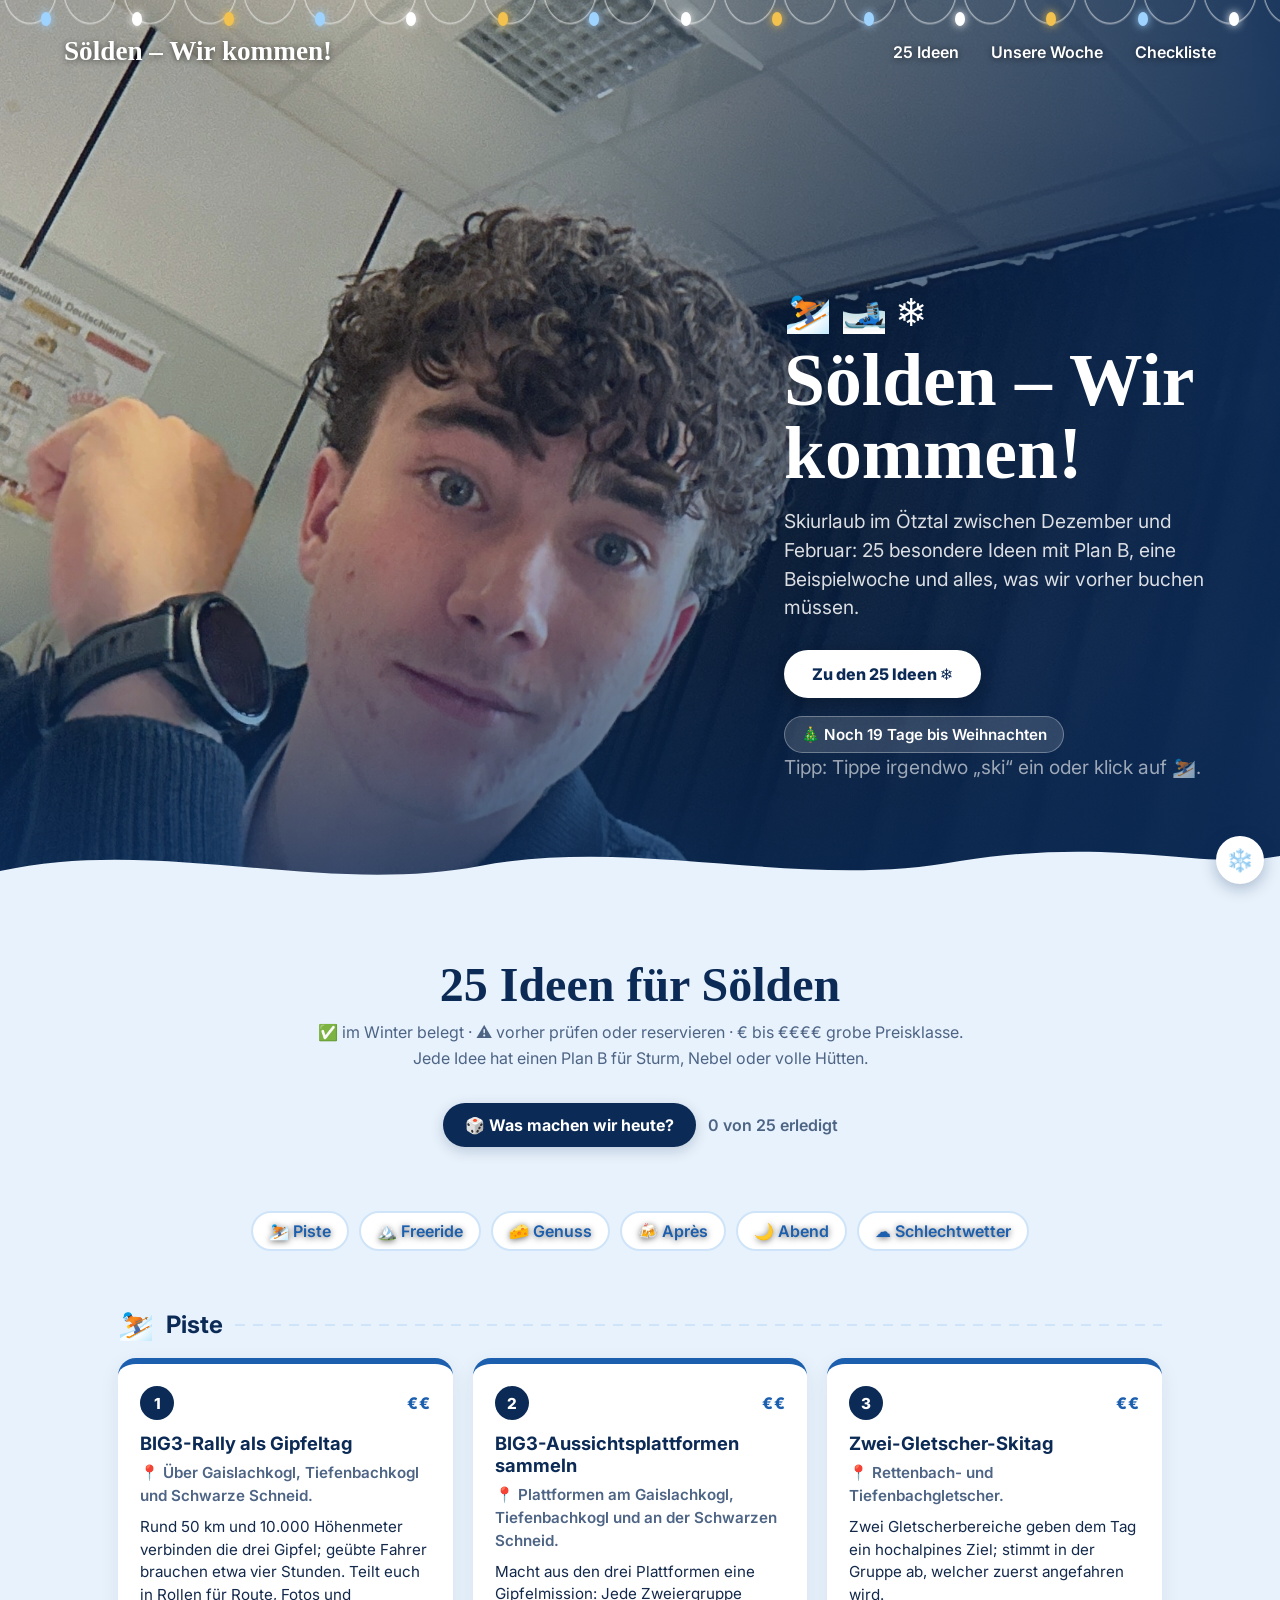
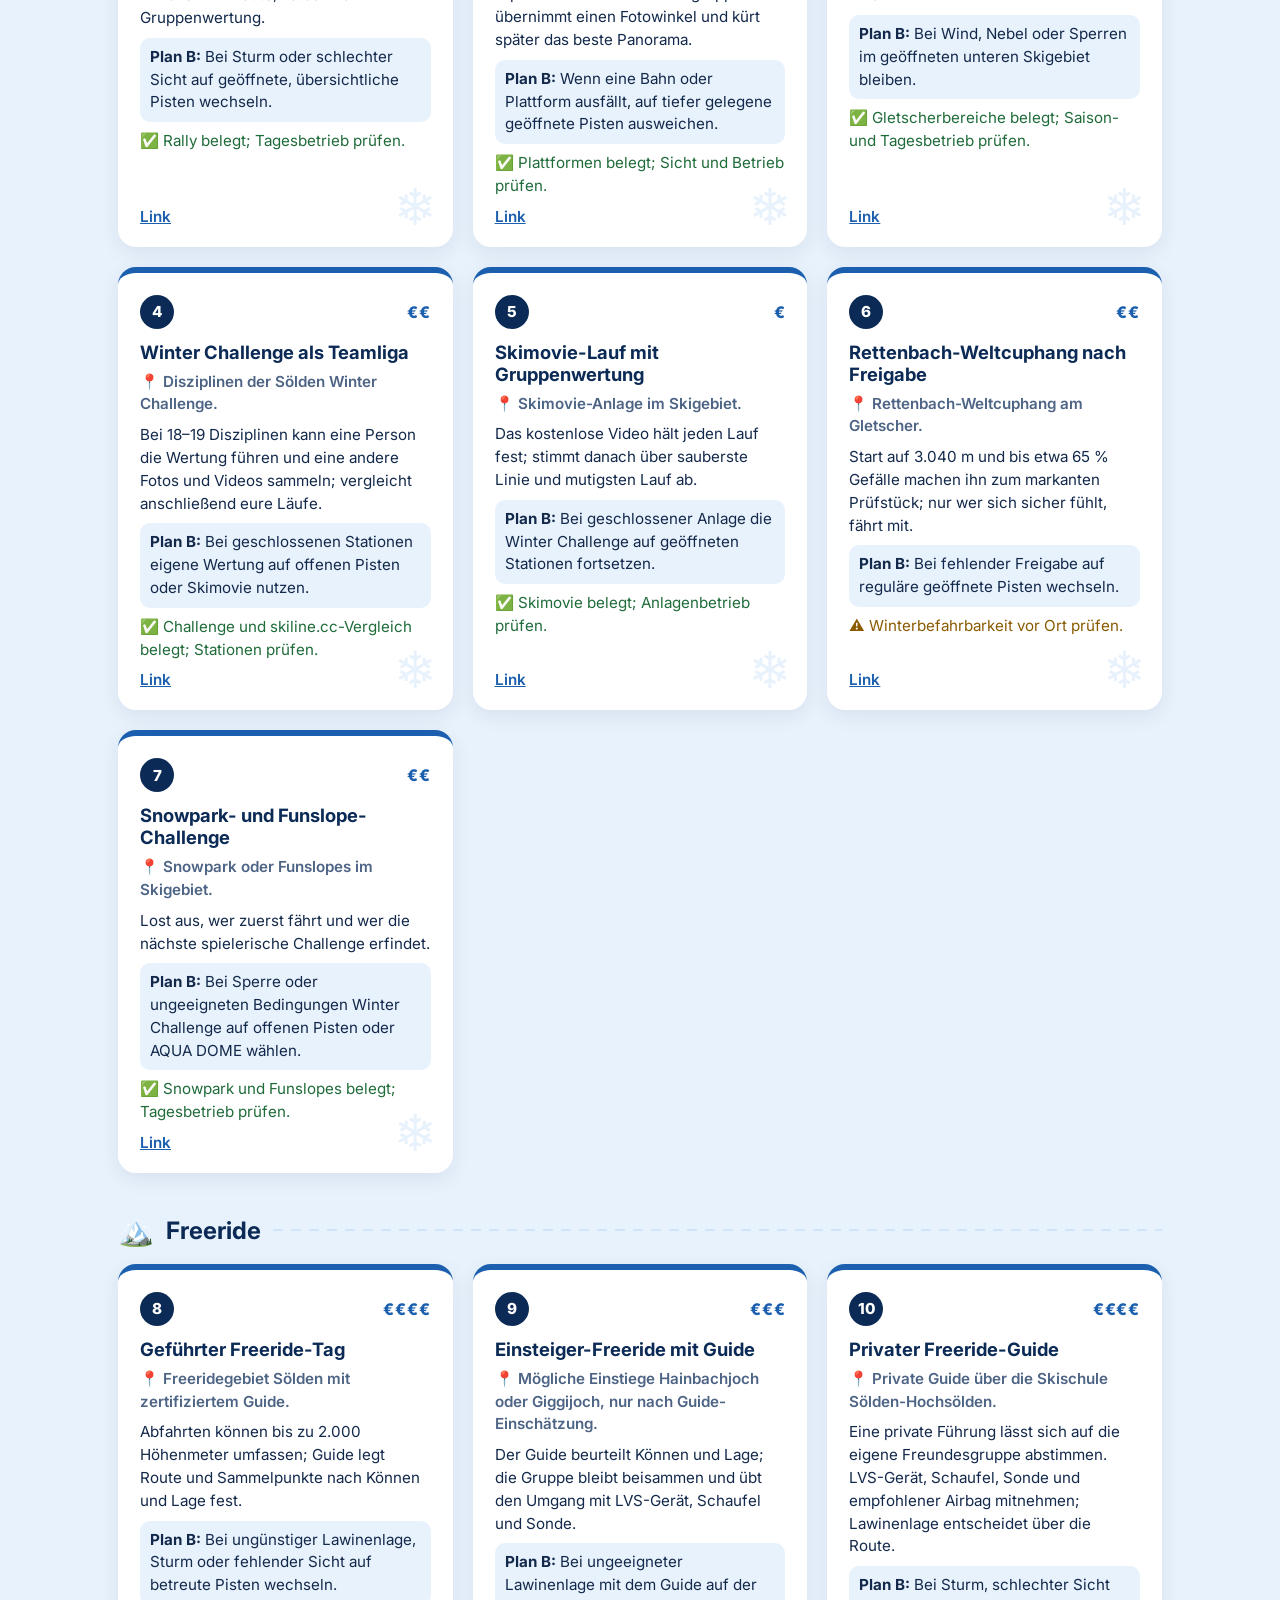
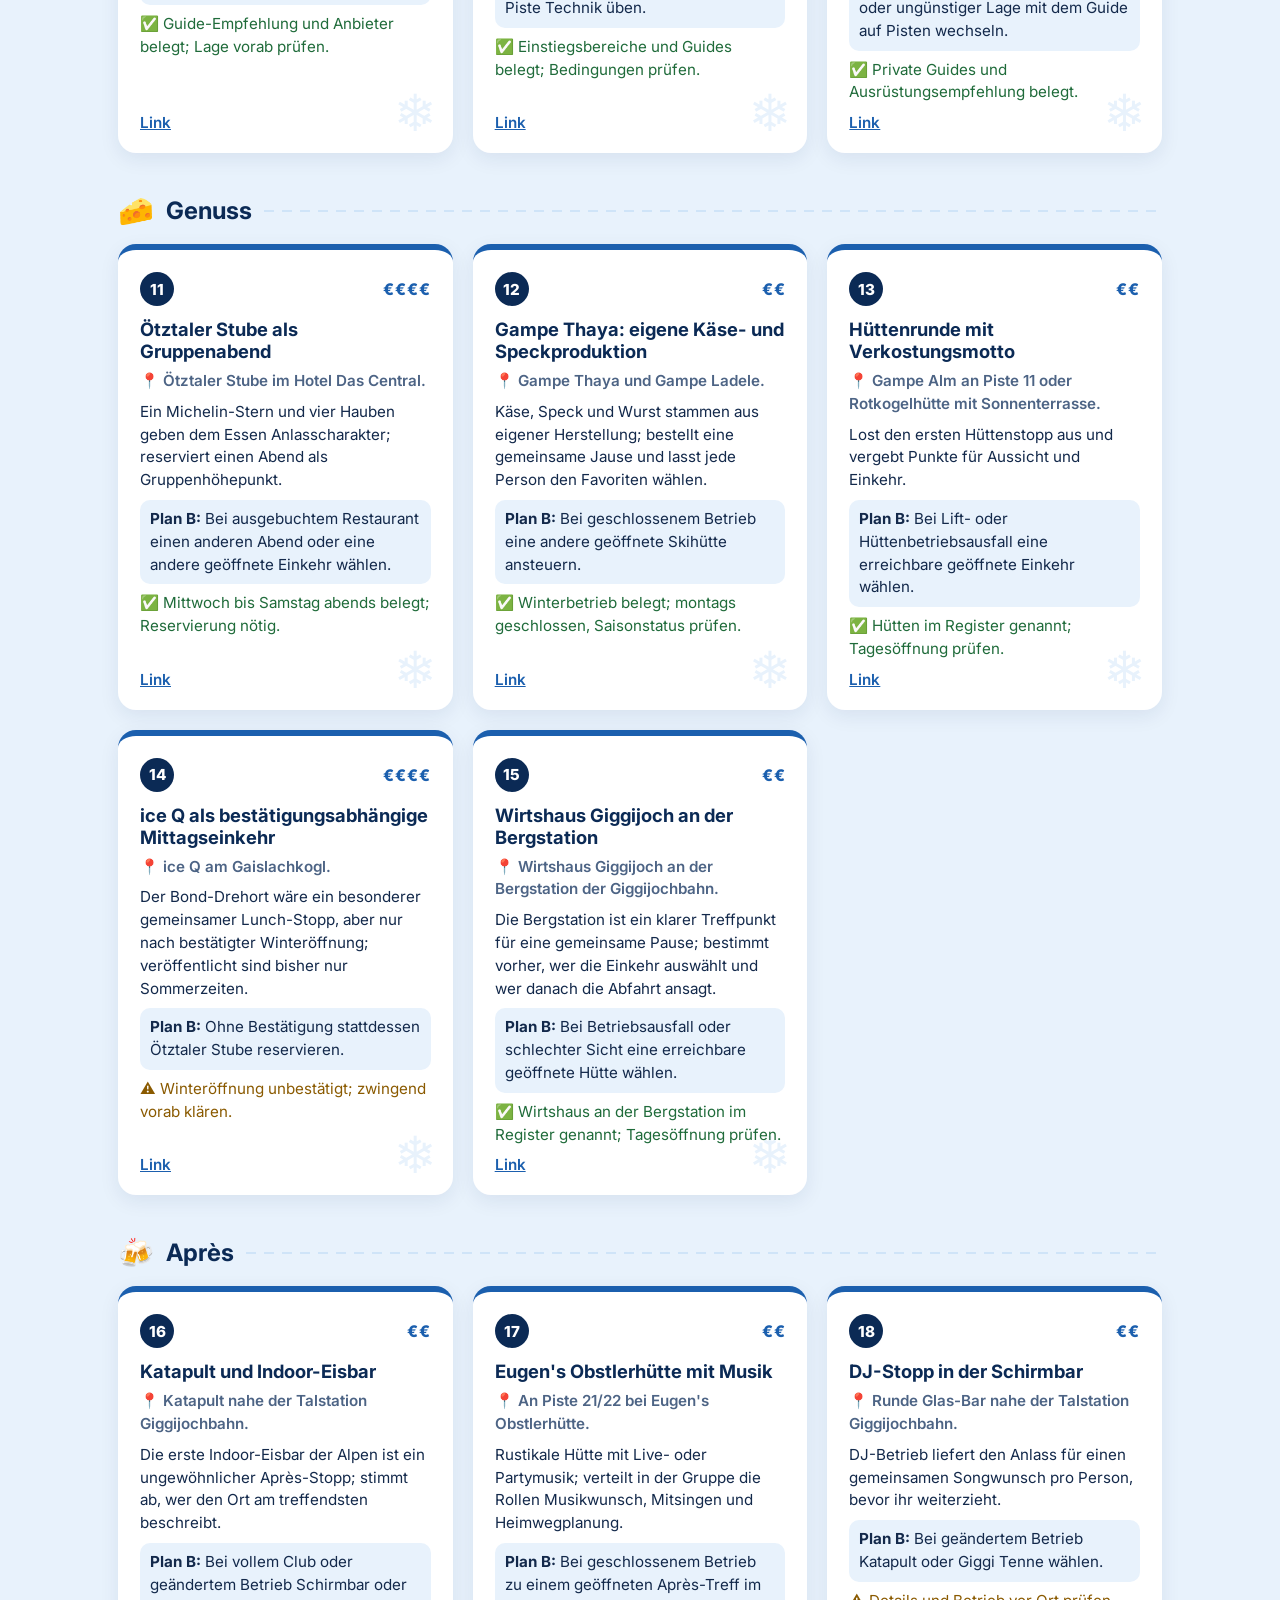
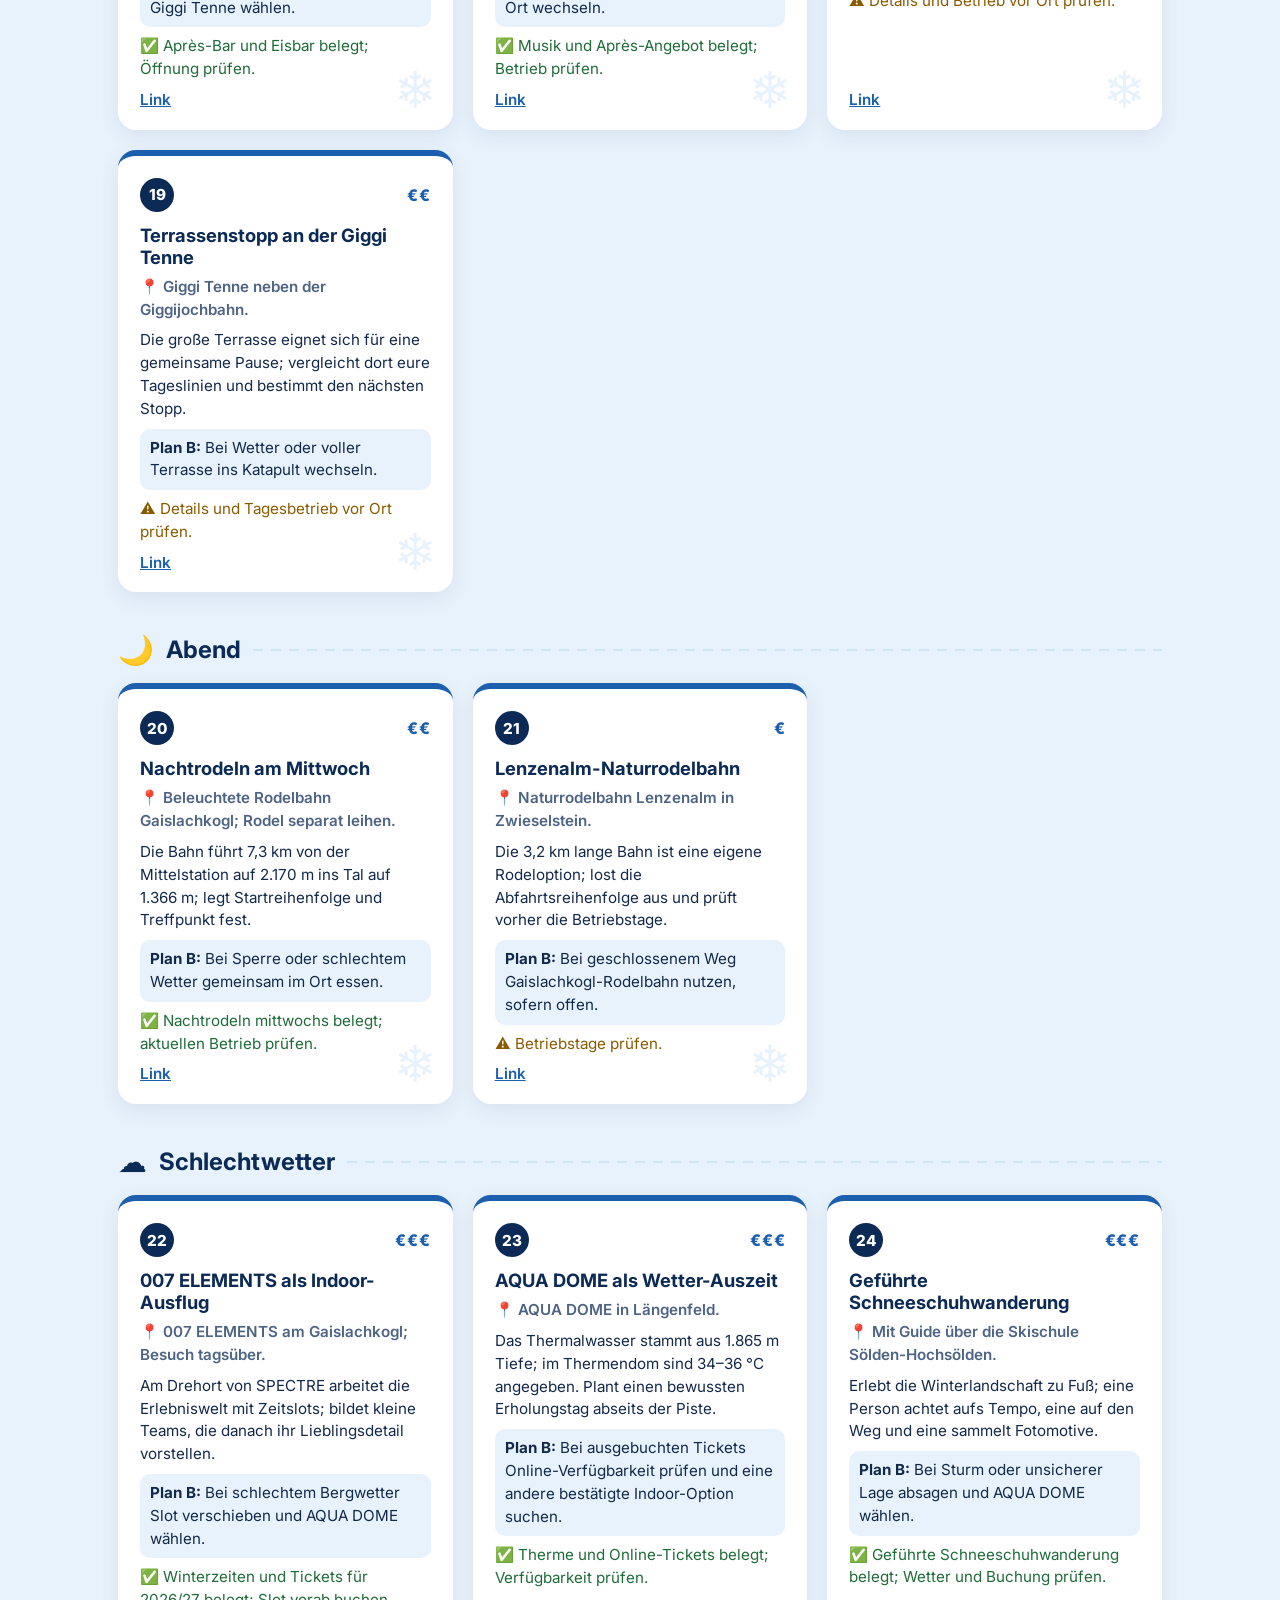
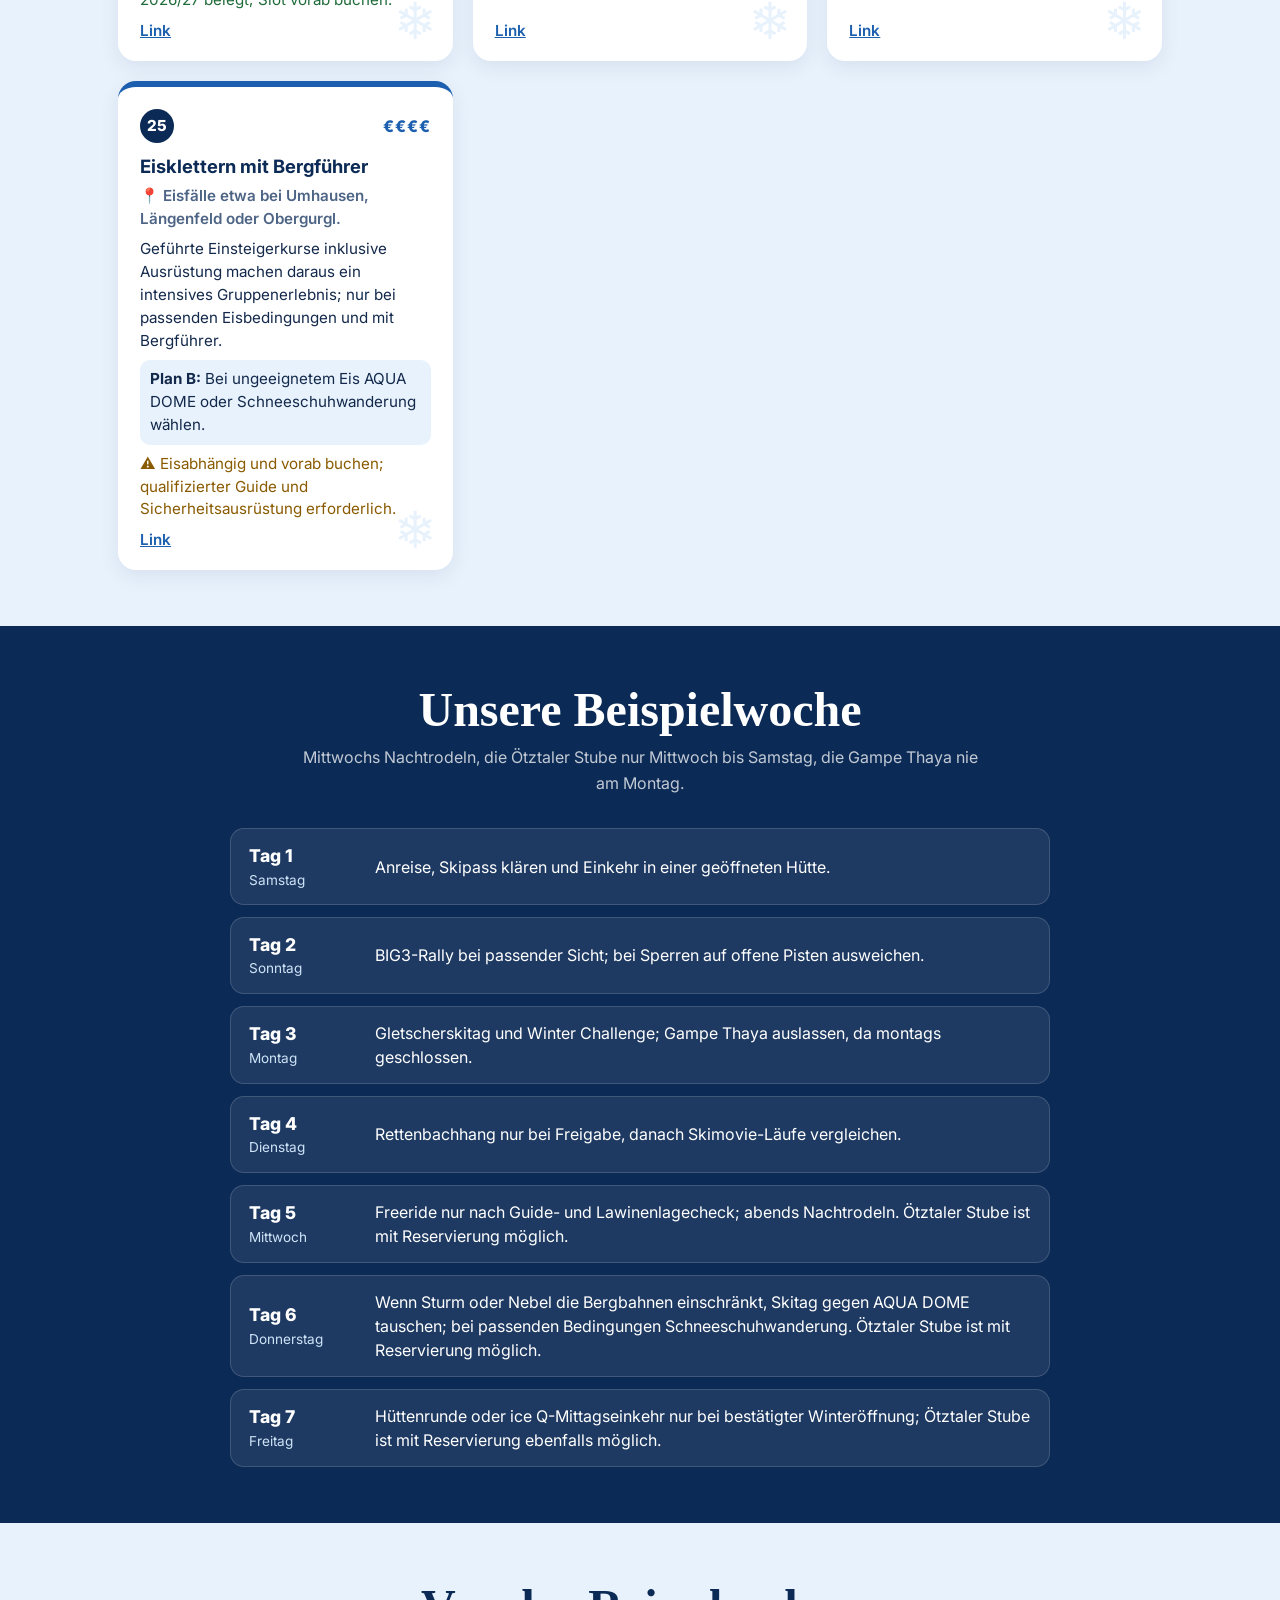
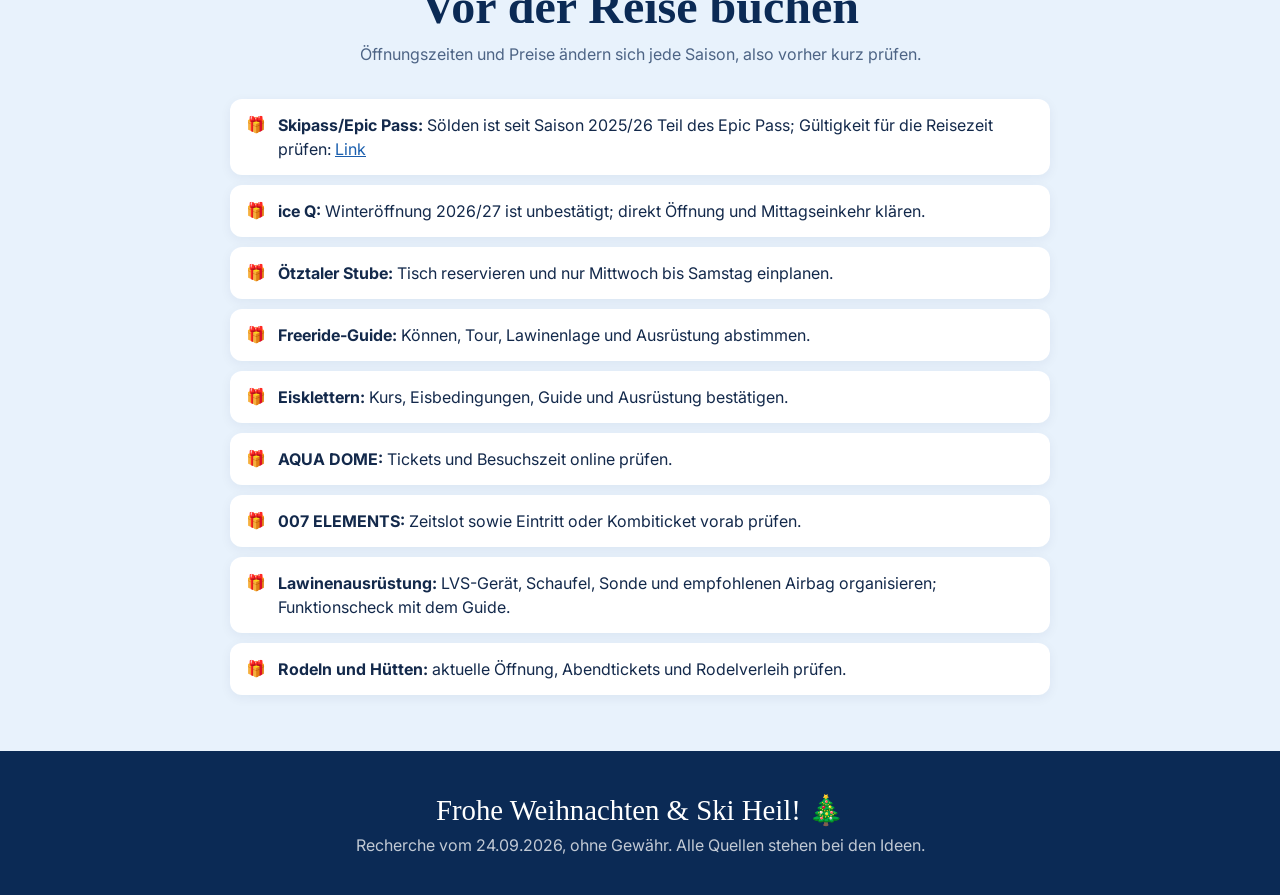
<file: homepage/index.html>
<!DOCTYPE html>
<html lang="de">
<head>
<meta charset="UTF-8">
<meta name="viewport" content="width=device-width, initial-scale=1">
<title>Sölden – Wir kommen!</title>
<link rel="icon" href="data:image/svg+xml,<svg xmlns='http://www.w3.org/2000/svg' viewBox='0 0 100 100'><text y='.9em' font-size='90'>❄️</text></svg>">
<link rel="preconnect" href="https://fonts.googleapis.com">
<link rel="preconnect" href="https://fonts.gstatic.com" crossorigin>
<link href="https://fonts.googleapis.com/css2?family=Mountains+of+Christmas:wght@700&family=Inter:wght@400;600;800&display=swap" rel="stylesheet">
<style>
  :root {
    --navy: #0b2a55;
    --blau: #1b5fae;
    --hell: #e8f2fc;
    --eis: #cfe4f8;
    --weiss: #ffffff;
    --text: #13294b;
    --soft: #4d6485;
    --rot: #c8323c;
    --gold: #f2c14e;
  }

  * { box-sizing: border-box; }
  html { scroll-behavior: smooth; }

  body {
    margin: 0;
    font-family: 'Inter', system-ui, sans-serif;
    color: var(--text);
    background: var(--hell);
    overflow-x: hidden;
  }

  /* ---------- Schneefall ---------- */
  .schnee {
    position: fixed;
    inset: 0;
    pointer-events: none;
    z-index: 50;
    overflow: hidden;
  }
  .flocke {
    position: absolute;
    top: -2rem;
    color: #fff;
    text-shadow: 0 0 6px rgba(27, 95, 174, 0.35);
    user-select: none;
    animation: fallen linear infinite;
  }
  @keyframes fallen {
    to { transform: translate3d(var(--drift), 110vh, 0) rotate(360deg); }
  }
  @media (prefers-reduced-motion: reduce) {
    .schnee { display: none; }
  }

  /* ---------- Lichterkette ---------- */
  .lichter {
    position: absolute;
    top: 0;
    left: 0;
    right: 0;
    height: 28px;
    display: flex;
    justify-content: space-around;
    z-index: 2;
    background:
      radial-gradient(ellipse at 50% -40%, transparent 60%, rgba(255, 255, 255, 0.5) 62%, transparent 66%) 0 0 / 60px 28px repeat-x;
  }
  .lichter i {
    width: 10px;
    height: 14px;
    margin-top: 12px;
    border-radius: 50%;
    animation: blinken 1.6s ease-in-out infinite;
  }
  .lichter i:nth-child(3n)   { background: var(--gold); box-shadow: 0 0 10px var(--gold); }
  .lichter i:nth-child(3n+1) { background: #9fd3ff;     box-shadow: 0 0 10px #9fd3ff; animation-delay: .5s; }
  .lichter i:nth-child(3n+2) { background: #fff;        box-shadow: 0 0 10px #fff; animation-delay: 1s; }
  @keyframes blinken { 50% { opacity: .35; } }

  /* ---------- Startbild ---------- */
  .hero {
    position: relative;
    min-height: 100vh;
    display: flex;
    flex-direction: column;
    color: var(--weiss);
    background:
      linear-gradient(270deg, rgba(11, 42, 85, 0.92) 0%, rgba(11, 42, 85, 0.55) 40%, rgba(27, 95, 174, 0.15) 70%),
      linear-gradient(0deg, rgba(11, 42, 85, 0.75) 0%, rgba(11, 42, 85, 0) 40%),
      url("hintergrund.jpg") center 30% / cover no-repeat;
  }

  nav {
    position: relative;
    z-index: 3;
    display: flex;
    justify-content: space-between;
    align-items: center;
    padding: 36px clamp(16px, 5vw, 64px) 16px;
    text-shadow: 0 1px 6px rgba(0, 0, 0, 0.6);
  }
  .logo {
    font-family: 'Mountains of Christmas', cursive;
    font-size: 1.7rem;
    font-weight: 700;
    color: var(--weiss);
    text-decoration: none;
  }
  nav ul {
    display: flex;
    gap: clamp(12px, 3vw, 32px);
    list-style: none;
    margin: 0;
    padding: 0;
  }
  nav a { color: var(--weiss); text-decoration: none; font-weight: 600; }
  nav ul a:hover { color: var(--eis); }

  .hero-text {
    margin: auto 0 0 auto;
    padding: 0 clamp(16px, 5vw, 64px) clamp(48px, 10vh, 120px);
    max-width: 560px;
  }
  .hero-text .ski { font-size: 2.4rem; letter-spacing: .2em; }
  .hero-text h1 {
    font-family: 'Mountains of Christmas', cursive;
    font-size: clamp(2.8rem, 7vw, 4.6rem);
    line-height: 1;
    margin: 8px 0 16px;
  }
  .hero-text p {
    font-size: clamp(1rem, 2.2vw, 1.2rem);
    color: rgba(255, 255, 255, 0.85);
    margin: 0 0 28px;
    line-height: 1.5;
  }
  .button {
    display: inline-block;
    background: var(--weiss);
    color: var(--navy);
    padding: 14px 28px;
    border-radius: 999px;
    font-weight: 800;
    text-decoration: none;
    box-shadow: 0 6px 20px rgba(0, 0, 0, 0.25);
    transition: transform .15s ease;
  }
  .button:hover { transform: translateY(-2px); }

  /* Schneehügel als Übergang */
  .huegel {
    display: block;
    width: 100%;
    height: 70px;
    margin-top: -69px;
    position: relative;
    z-index: 1;
  }

  /* ---------- Inhalt ---------- */
  section {
    max-width: 1140px;
    margin: 0 auto;
    padding: 56px clamp(16px, 5vw, 48px);
  }
  section > h2 {
    font-family: 'Mountains of Christmas', cursive;
    font-size: clamp(2.2rem, 5vw, 3rem);
    color: var(--navy);
    margin: 0 0 8px;
    text-align: center;
  }
  .unterzeile {
    text-align: center;
    color: var(--soft);
    max-width: 680px;
    margin: 0 auto 32px;
    line-height: 1.6;
  }

  .sprung {
    display: flex;
    flex-wrap: wrap;
    justify-content: center;
    gap: 10px;
    margin-bottom: 24px;
  }
  .sprung a {
    background: var(--weiss);
    color: var(--blau);
    border: 2px solid var(--eis);
    border-radius: 999px;
    padding: 8px 16px;
    font-weight: 600;
    text-decoration: none;
  }
  .sprung a:hover { border-color: var(--blau); }

  .kategorie h3 {
    display: flex;
    align-items: center;
    gap: 12px;
    font-size: 1.5rem;
    color: var(--navy);
    margin: 40px 0 16px;
    scroll-margin-top: 16px;
  }
  .kategorie h3::after {
    content: "";
    flex: 1;
    height: 2px;
    background: repeating-linear-gradient(90deg, var(--eis) 0 10px, transparent 10px 18px);
  }
  .icon { font-size: 1.8rem; }

  .karten {
    display: grid;
    grid-template-columns: repeat(auto-fill, minmax(290px, 1fr));
    gap: 20px;
  }
  .karte {
    position: relative;
    background: var(--weiss);
    border-radius: 18px;
    padding: 22px 22px 18px;
    border-top: 6px solid var(--blau);
    box-shadow: 0 6px 20px rgba(11, 42, 85, 0.08);
    display: flex;
    flex-direction: column;
    gap: 8px;
  }
  .karte::before {
    content: "❄";
    position: absolute;
    right: 16px;
    bottom: 10px;
    font-size: 3.2rem;
    color: var(--hell);
    pointer-events: none;
  }
  .karte-kopf { display: flex; justify-content: space-between; align-items: center; }
  .nr {
    background: var(--navy);
    color: var(--weiss);
    width: 34px;
    height: 34px;
    border-radius: 50%;
    display: grid;
    place-items: center;
    font-weight: 800;
    font-size: .95rem;
  }
  .budget { color: var(--blau); font-weight: 800; letter-spacing: .05em; }
  .karte h4 { margin: 4px 0 0; font-size: 1.15rem; color: var(--navy); }
  .karte p { margin: 0; line-height: 1.5; font-size: .95rem; position: relative; }
  .wo { color: var(--soft); font-weight: 600; }
  .planb { background: var(--hell); border-radius: 10px; padding: 8px 10px; }
  .rel { font-size: .88rem; }
  .rel.warn { color: #8a5a00; }
  .rel.ok { color: #1f6b3a; }
  .quelle { font-size: .85rem; margin-top: auto !important; }
  .karte a { color: var(--blau); font-weight: 600; }

  /* ---------- Woche ---------- */
  .woche-bereich { background: var(--navy); color: var(--weiss); }
  .woche-bereich section > h2 { color: var(--weiss); }
  .woche-bereich .unterzeile { color: rgba(255, 255, 255, .75); }
  .woche {
    list-style: none;
    padding: 0;
    margin: 0 auto;
    max-width: 820px;
    display: grid;
    gap: 12px;
  }
  .woche li {
    display: grid;
    grid-template-columns: 110px 1fr;
    gap: 16px;
    align-items: center;
    background: rgba(255, 255, 255, .08);
    border: 1px solid rgba(255, 255, 255, .15);
    border-radius: 14px;
    padding: 14px 18px;
    line-height: 1.5;
  }
  .tag { font-weight: 800; font-size: 1.1rem; }
  .tag small { display: block; font-weight: 400; font-size: .85rem; color: var(--eis); }

  /* ---------- Checkliste ---------- */
  .checkliste {
    max-width: 820px;
    margin: 0 auto;
    padding: 0;
    list-style: none;
    display: grid;
    gap: 10px;
  }
  .checkliste li {
    background: var(--weiss);
    border-radius: 12px;
    padding: 14px 16px 14px 48px;
    position: relative;
    line-height: 1.5;
    box-shadow: 0 3px 12px rgba(11, 42, 85, .06);
  }
  .checkliste li::before {
    content: "🎁";
    position: absolute;
    left: 16px;
    top: 13px;
  }
  .checkliste a { color: var(--blau); }


  /* ---------- Spielereien ---------- */
  .nr { border: 0; cursor: pointer; font-family: inherit; transition: transform .15s ease, background .2s ease; }
  .nr:hover { transform: scale(1.1); }
  .karte.erledigt { opacity: .6; border-top-color: #2e8b57; }
  .karte.erledigt .nr { background: #2e8b57; }
  .karte.erledigt .nr { font-size: 0; }
  .karte.erledigt .nr::after { content: "✓"; font-size: 1.1rem; }
  .karte.erledigt h4 { text-decoration: line-through; }
  .karte:hover { transform: translateY(-3px) rotate(-0.3deg); }
  .karte { transition: transform .2s ease, box-shadow .2s ease, opacity .2s ease; }
  .karte.gewinner { animation: leuchten 1.2s ease-in-out 3; }
  @keyframes leuchten {
    50% { box-shadow: 0 0 0 6px var(--gold), 0 0 40px var(--gold); transform: scale(1.03); }
  }

  .spielzeug {
    display: flex;
    flex-wrap: wrap;
    justify-content: center;
    align-items: center;
    gap: 12px;
    margin: 0 auto 28px;
  }
  .spielzeug button {
    font: inherit;
    font-weight: 700;
    border: 0;
    border-radius: 999px;
    padding: 12px 22px;
    cursor: pointer;
    background: var(--navy);
    color: var(--weiss);
    box-shadow: 0 4px 14px rgba(11, 42, 85, .2);
    transition: transform .15s ease;
  }
  .spielzeug button:hover { transform: translateY(-2px) rotate(-1deg); }
  .spielzeug .zaehler { color: var(--soft); font-weight: 600; }

  .countdown {
    display: inline-block;
    margin-top: 18px;
    padding: 8px 16px;
    border-radius: 999px;
    background: rgba(255, 255, 255, .15);
    border: 1px solid rgba(255, 255, 255, .3);
    font-weight: 600;
    font-size: .95rem;
  }

  .schnee-knopf {
    position: fixed;
    right: 16px;
    bottom: 16px;
    z-index: 60;
    width: 48px;
    height: 48px;
    border-radius: 50%;
    border: 0;
    font-size: 1.4rem;
    cursor: pointer;
    background: var(--weiss);
    box-shadow: 0 4px 16px rgba(11, 42, 85, .3);
  }
  .schnee-knopf[aria-pressed="false"] { opacity: .55; }

  .klick-flocke {
    position: fixed;
    pointer-events: none;
    z-index: 70;
    color: #fff;
    text-shadow: 0 0 6px rgba(27, 95, 174, .7);
    animation: platzen .9s ease-out forwards;
  }
  @keyframes platzen {
    to { transform: translate(var(--dx), var(--dy)) rotate(180deg); opacity: 0; }
  }

  .skifahrer {
    position: fixed;
    left: -80px;
    z-index: 80;
    font-size: 3rem;
    pointer-events: none;
    animation: abfahrt 3s cubic-bezier(.5, 0, .7, 1) forwards;
  }
  @keyframes abfahrt {
    0%   { transform: translate(0, 0) rotate(0); }
    100% { transform: translate(calc(100vw + 160px), 45vh) rotate(20deg); }
  }
  .ski-hinweis { font-size: .8rem; opacity: .7; margin-top: 10px; }

  @media (prefers-reduced-motion: reduce) {
    .karte.gewinner { animation: none; box-shadow: 0 0 0 6px var(--gold); }
    .klick-flocke, .skifahrer { display: none; }
  }

  footer {
    background: var(--navy);
    color: rgba(255, 255, 255, .75);
    text-align: center;
    padding: 36px 16px;
    line-height: 1.6;
  }
  footer .gruss {
    font-family: 'Mountains of Christmas', cursive;
    font-size: 1.8rem;
    color: var(--weiss);
    display: block;
  }

  @media (max-width: 640px) {
    nav ul { display: none; }
    .hero {
      background:
        linear-gradient(0deg, rgba(11, 42, 85, 0.92) 0%, rgba(11, 42, 85, 0.25) 60%),
        url("hintergrund.jpg") 40% 30% / cover no-repeat;
    }
    .hero-text { margin-left: 0; }
    .woche li { grid-template-columns: 1fr; gap: 4px; }
  }
</style>
</head>
<body>

<div class="schnee" aria-hidden="true"></div>
<button class="schnee-knopf" id="schneeKnopf" type="button" aria-pressed="true" title="Schneefall an/aus">❄️</button>

<header class="hero">
  <div class="lichter" aria-hidden="true"><i></i><i></i><i></i><i></i><i></i><i></i><i></i><i></i><i></i><i></i><i></i><i></i><i></i><i></i></div>
  <nav>
    <a class="logo" href="#">Sölden – Wir kommen!</a>
    <ul>
      <li><a href="#ideen">25 Ideen</a></li>
      <li><a href="#woche">Unsere Woche</a></li>
      <li><a href="#checkliste">Checkliste</a></li>
    </ul>
  </nav>
  <div class="hero-text">
    <div class="ski"><span id="skiStart" role="button" tabindex="0" aria-label="Skifahrer starten" style="cursor:pointer">⛷️</span>🎿❄️</div>
    <h1>Sölden – Wir kommen!</h1>
    <p>Skiurlaub im Ötztal zwischen Dezember und Februar: 25 besondere Ideen mit Plan B, eine Beispielwoche und alles, was wir vorher buchen müssen.</p>
    <a class="button" href="#ideen">Zu den 25 Ideen ❄</a>
    <div class="countdown" id="countdown" hidden></div>
    <p class="ski-hinweis">Tipp: Tippe irgendwo „ski“ ein oder klick auf ⛷️.</p>
  </div>
</header>
<svg class="huegel" viewBox="0 0 1440 70" preserveAspectRatio="none" aria-hidden="true">
  <path d="M0,40 C180,5 360,65 540,35 C720,5 900,60 1080,30 C1260,5 1350,40 1440,25 L1440,70 L0,70 Z" fill="#e8f2fc"/>
</svg>

<main>
  <section id="ideen">
    <h2>25 Ideen für Sölden</h2>
    <p class="unterzeile">✅ im Winter belegt · ⚠️ vorher prüfen oder reservieren · € bis €€€€ grobe Preisklasse. Jede Idee hat einen Plan B für Sturm, Nebel oder volle Hütten.</p>
    <div class="spielzeug">
      <button type="button" id="zufall">🎲 Was machen wir heute?</button>
      <span class="zaehler" id="zaehler">0 von 25 erledigt</span>
    </div>
    <nav class="sprung" aria-label="Kategorien">
      <a href="#kat-piste">⛷️ Piste</a>
      <a href="#kat-freeride">🏔️ Freeride</a>
      <a href="#kat-genuss">🧀 Genuss</a>
      <a href="#kat-après">🍻 Après</a>
      <a href="#kat-abend">🌙 Abend</a>
      <a href="#kat-schlechtwetter">☁️ Schlechtwetter</a>
    </nav>
<div class="kategorie" id="kat-piste"><h3><span class="icon">⛷️</span>Piste</h3><div class="karten">

<article class="karte" id="idee-1">
  <div class="karte-kopf"><button class="nr" type="button" title="Als erledigt abhaken" aria-pressed="false">1</button><span class="budget">€€</span></div>
  <h4>BIG3-Rally als Gipfeltag</h4>
  <p class="wo">📍 Über Gaislachkogl, Tiefenbachkogl und Schwarze Schneid.</p>
  <p>Rund 50 km und 10.000 Höhenmeter verbinden die drei Gipfel; geübte Fahrer brauchen etwa vier Stunden. Teilt euch in Rollen für Route, Fotos und Gruppenwertung.</p>
  <p class="planb"><strong>Plan B:</strong> Bei Sturm oder schlechter Sicht auf geöffnete, übersichtliche Pisten wechseln.</p>
  <p class="rel ok">✅ Rally belegt; Tagesbetrieb prüfen.</p>
  <p class="quelle"><a href="https://www.soelden.com/en/activities/winter/skiing-snowboarding/highlights-in-the-ski-area/big3-viewing-platforms-rally" target="_blank" rel="noopener">Link</a></p>
</article>

<article class="karte" id="idee-2">
  <div class="karte-kopf"><button class="nr" type="button" title="Als erledigt abhaken" aria-pressed="false">2</button><span class="budget">€€</span></div>
  <h4>BIG3-Aussichtsplattformen sammeln</h4>
  <p class="wo">📍 Plattformen am Gaislachkogl, Tiefenbachkogl und an der Schwarzen Schneid.</p>
  <p>Macht aus den drei Plattformen eine Gipfelmission: Jede Zweiergruppe übernimmt einen Fotowinkel und kürt später das beste Panorama.</p>
  <p class="planb"><strong>Plan B:</strong> Wenn eine Bahn oder Plattform ausfällt, auf tiefer gelegene geöffnete Pisten ausweichen.</p>
  <p class="rel ok">✅ Plattformen belegt; Sicht und Betrieb prüfen.</p>
  <p class="quelle"><a href="https://www.soelden.com/en/activities/winter/skiing-snowboarding/highlights-in-the-ski-area/big3-viewing-platforms-rally" target="_blank" rel="noopener">Link</a></p>
</article>

<article class="karte" id="idee-3">
  <div class="karte-kopf"><button class="nr" type="button" title="Als erledigt abhaken" aria-pressed="false">3</button><span class="budget">€€</span></div>
  <h4>Zwei-Gletscher-Skitag</h4>
  <p class="wo">📍 Rettenbach- und Tiefenbachgletscher.</p>
  <p>Zwei Gletscherbereiche geben dem Tag ein hochalpines Ziel; stimmt in der Gruppe ab, welcher zuerst angefahren wird.</p>
  <p class="planb"><strong>Plan B:</strong> Bei Wind, Nebel oder Sperren im geöffneten unteren Skigebiet bleiben.</p>
  <p class="rel ok">✅ Gletscherbereiche belegt; Saison- und Tagesbetrieb prüfen.</p>
  <p class="quelle"><a href="https://www.soelden.com/en/activities/winter/skiing-snowboarding" target="_blank" rel="noopener">Link</a></p>
</article>

<article class="karte" id="idee-4">
  <div class="karte-kopf"><button class="nr" type="button" title="Als erledigt abhaken" aria-pressed="false">4</button><span class="budget">€€</span></div>
  <h4>Winter Challenge als Teamliga</h4>
  <p class="wo">📍 Disziplinen der Sölden Winter Challenge.</p>
  <p>Bei 18–19 Disziplinen kann eine Person die Wertung führen und eine andere Fotos und Videos sammeln; vergleicht anschließend eure Läufe.</p>
  <p class="planb"><strong>Plan B:</strong> Bei geschlossenen Stationen eigene Wertung auf offenen Pisten oder Skimovie nutzen.</p>
  <p class="rel ok">✅ Challenge und skiline.cc-Vergleich belegt; Stationen prüfen.</p>
  <p class="quelle"><a href="https://www.soelden.com/en/activities/winter/skiing-snowboarding/highlights-in-the-ski-area/soelden-winter-challenge" target="_blank" rel="noopener">Link</a></p>
</article>

<article class="karte" id="idee-5">
  <div class="karte-kopf"><button class="nr" type="button" title="Als erledigt abhaken" aria-pressed="false">5</button><span class="budget">€</span></div>
  <h4>Skimovie-Lauf mit Gruppenwertung</h4>
  <p class="wo">📍 Skimovie-Anlage im Skigebiet.</p>
  <p>Das kostenlose Video hält jeden Lauf fest; stimmt danach über sauberste Linie und mutigsten Lauf ab.</p>
  <p class="planb"><strong>Plan B:</strong> Bei geschlossener Anlage die Winter Challenge auf geöffneten Stationen fortsetzen.</p>
  <p class="rel ok">✅ Skimovie belegt; Anlagenbetrieb prüfen.</p>
  <p class="quelle"><a href="https://www.soelden.com/en/activities/winter/skiing-snowboarding/highlights-in-the-ski-area/soelden-winter-challenge" target="_blank" rel="noopener">Link</a></p>
</article>

<article class="karte" id="idee-6">
  <div class="karte-kopf"><button class="nr" type="button" title="Als erledigt abhaken" aria-pressed="false">6</button><span class="budget">€€</span></div>
  <h4>Rettenbach-Weltcuphang nach Freigabe</h4>
  <p class="wo">📍 Rettenbach-Weltcuphang am Gletscher.</p>
  <p>Start auf 3.040 m und bis etwa 65 % Gefälle machen ihn zum markanten Prüfstück; nur wer sich sicher fühlt, fährt mit.</p>
  <p class="planb"><strong>Plan B:</strong> Bei fehlender Freigabe auf reguläre geöffnete Pisten wechseln.</p>
  <p class="rel warn">⚠️ Winterbefahrbarkeit vor Ort prüfen.</p>
  <p class="quelle"><a href="https://www.soelden.com/en/activities/winter/skiing-snowboarding/rettenbach-glacier" target="_blank" rel="noopener">Link</a></p>
</article>

<article class="karte" id="idee-7">
  <div class="karte-kopf"><button class="nr" type="button" title="Als erledigt abhaken" aria-pressed="false">7</button><span class="budget">€€</span></div>
  <h4>Snowpark- und Funslope-Challenge</h4>
  <p class="wo">📍 Snowpark oder Funslopes im Skigebiet.</p>
  <p>Lost aus, wer zuerst fährt und wer die nächste spielerische Challenge erfindet.</p>
  <p class="planb"><strong>Plan B:</strong> Bei Sperre oder ungeeigneten Bedingungen Winter Challenge auf offenen Pisten oder AQUA DOME wählen.</p>
  <p class="rel ok">✅ Snowpark und Funslopes belegt; Tagesbetrieb prüfen.</p>
  <p class="quelle"><a href="https://www.soelden.com/en/activities/winter/skiing-snowboarding" target="_blank" rel="noopener">Link</a></p>
</article>
</div></div>
<div class="kategorie" id="kat-freeride"><h3><span class="icon">🏔️</span>Freeride</h3><div class="karten">

<article class="karte" id="idee-8">
  <div class="karte-kopf"><button class="nr" type="button" title="Als erledigt abhaken" aria-pressed="false">8</button><span class="budget">€€€€</span></div>
  <h4>Geführter Freeride-Tag</h4>
  <p class="wo">📍 Freeridegebiet Sölden mit zertifiziertem Guide.</p>
  <p>Abfahrten können bis zu 2.000 Höhenmeter umfassen; Guide legt Route und Sammelpunkte nach Können und Lage fest.</p>
  <p class="planb"><strong>Plan B:</strong> Bei ungünstiger Lawinenlage, Sturm oder fehlender Sicht auf betreute Pisten wechseln.</p>
  <p class="rel ok">✅ Guide-Empfehlung und Anbieter belegt; Lage vorab prüfen.</p>
  <p class="quelle"><a href="https://www.soelden.com/en/activities/winter/skiing-snowboarding/highlights-in-the-ski-area/freeriding" target="_blank" rel="noopener">Link</a></p>
</article>

<article class="karte" id="idee-9">
  <div class="karte-kopf"><button class="nr" type="button" title="Als erledigt abhaken" aria-pressed="false">9</button><span class="budget">€€€</span></div>
  <h4>Einsteiger-Freeride mit Guide</h4>
  <p class="wo">📍 Mögliche Einstiege Hainbachjoch oder Giggijoch, nur nach Guide-Einschätzung.</p>
  <p>Der Guide beurteilt Können und Lage; die Gruppe bleibt beisammen und übt den Umgang mit LVS-Gerät, Schaufel und Sonde.</p>
  <p class="planb"><strong>Plan B:</strong> Bei ungeeigneter Lawinenlage mit dem Guide auf der Piste Technik üben.</p>
  <p class="rel ok">✅ Einstiegsbereiche und Guides belegt; Bedingungen prüfen.</p>
  <p class="quelle"><a href="https://www.freeride-soelden.com/en" target="_blank" rel="noopener">Link</a></p>
</article>

<article class="karte" id="idee-10">
  <div class="karte-kopf"><button class="nr" type="button" title="Als erledigt abhaken" aria-pressed="false">10</button><span class="budget">€€€€</span></div>
  <h4>Privater Freeride-Guide</h4>
  <p class="wo">📍 Private Guide über die Skischule Sölden-Hochsölden.</p>
  <p>Eine private Führung lässt sich auf die eigene Freundesgruppe abstimmen. LVS-Gerät, Schaufel, Sonde und empfohlener Airbag mitnehmen; Lawinenlage entscheidet über die Route.</p>
  <p class="planb"><strong>Plan B:</strong> Bei Sturm, schlechter Sicht oder ungünstiger Lage mit dem Guide auf Pisten wechseln.</p>
  <p class="rel ok">✅ Private Guides und Ausrüstungsempfehlung belegt.</p>
  <p class="quelle"><a href="https://skischule-soelden.com/en/alternatives/private-guide/" target="_blank" rel="noopener">Link</a></p>
</article>
</div></div>
<div class="kategorie" id="kat-genuss"><h3><span class="icon">🧀</span>Genuss</h3><div class="karten">

<article class="karte" id="idee-11">
  <div class="karte-kopf"><button class="nr" type="button" title="Als erledigt abhaken" aria-pressed="false">11</button><span class="budget">€€€€</span></div>
  <h4>Ötztaler Stube als Gruppenabend</h4>
  <p class="wo">📍 Ötztaler Stube im Hotel Das Central.</p>
  <p>Ein Michelin-Stern und vier Hauben geben dem Essen Anlasscharakter; reserviert einen Abend als Gruppenhöhepunkt.</p>
  <p class="planb"><strong>Plan B:</strong> Bei ausgebuchtem Restaurant einen anderen Abend oder eine andere geöffnete Einkehr wählen.</p>
  <p class="rel ok">✅ Mittwoch bis Samstag abends belegt; Reservierung nötig.</p>
  <p class="quelle"><a href="https://www.central-soelden.com/en/gourmet/culinary-and-wine/oetztaler-stube.html" target="_blank" rel="noopener">Link</a></p>
</article>

<article class="karte" id="idee-12">
  <div class="karte-kopf"><button class="nr" type="button" title="Als erledigt abhaken" aria-pressed="false">12</button><span class="budget">€€</span></div>
  <h4>Gampe Thaya: eigene Käse- und Speckproduktion</h4>
  <p class="wo">📍 Gampe Thaya und Gampe Ladele.</p>
  <p>Käse, Speck und Wurst stammen aus eigener Herstellung; bestellt eine gemeinsame Jause und lasst jede Person den Favoriten wählen.</p>
  <p class="planb"><strong>Plan B:</strong> Bei geschlossenem Betrieb eine andere geöffnete Skihütte ansteuern.</p>
  <p class="rel ok">✅ Winterbetrieb belegt; montags geschlossen, Saisonstatus prüfen.</p>
  <p class="quelle"><a href="https://www.gampethaya.at/koestlichkeiten" target="_blank" rel="noopener">Link</a></p>
</article>

<article class="karte" id="idee-13">
  <div class="karte-kopf"><button class="nr" type="button" title="Als erledigt abhaken" aria-pressed="false">13</button><span class="budget">€€</span></div>
  <h4>Hüttenrunde mit Verkostungsmotto</h4>
  <p class="wo">📍 Gampe Alm an Piste 11 oder Rotkogelhütte mit Sonnenterrasse.</p>
  <p>Lost den ersten Hüttenstopp aus und vergebt Punkte für Aussicht und Einkehr.</p>
  <p class="planb"><strong>Plan B:</strong> Bei Lift- oder Hüttenbetriebsausfall eine erreichbare geöffnete Einkehr wählen.</p>
  <p class="rel ok">✅ Hütten im Register genannt; Tagesöffnung prüfen.</p>
  <p class="quelle"><a href="https://www.snowplaza.de/weblog/10827-besondere-skihuetten-in-soelden/" target="_blank" rel="noopener">Link</a></p>
</article>

<article class="karte" id="idee-14">
  <div class="karte-kopf"><button class="nr" type="button" title="Als erledigt abhaken" aria-pressed="false">14</button><span class="budget">€€€€</span></div>
  <h4>ice Q als bestätigungsabhängige Mittagseinkehr</h4>
  <p class="wo">📍 ice Q am Gaislachkogl.</p>
  <p>Der Bond-Drehort wäre ein besonderer gemeinsamer Lunch-Stopp, aber nur nach bestätigter Winteröffnung; veröffentlicht sind bisher nur Sommerzeiten.</p>
  <p class="planb"><strong>Plan B:</strong> Ohne Bestätigung stattdessen Ötztaler Stube reservieren.</p>
  <p class="rel warn">⚠️ Winteröffnung unbestätigt; zwingend vorab klären.</p>
  <p class="quelle"><a href="https://www.iceq.at/en/" target="_blank" rel="noopener">Link</a></p>
</article>

<article class="karte" id="idee-15">
  <div class="karte-kopf"><button class="nr" type="button" title="Als erledigt abhaken" aria-pressed="false">15</button><span class="budget">€€</span></div>
  <h4>Wirtshaus Giggijoch an der Bergstation</h4>
  <p class="wo">📍 Wirtshaus Giggijoch an der Bergstation der Giggijochbahn.</p>
  <p>Die Bergstation ist ein klarer Treffpunkt für eine gemeinsame Pause; bestimmt vorher, wer die Einkehr auswählt und wer danach die Abfahrt ansagt.</p>
  <p class="planb"><strong>Plan B:</strong> Bei Betriebsausfall oder schlechter Sicht eine erreichbare geöffnete Hütte wählen.</p>
  <p class="rel ok">✅ Wirtshaus an der Bergstation im Register genannt; Tagesöffnung prüfen.</p>
  <p class="quelle"><a href="https://www.snowplaza.de/weblog/10827-besondere-skihuetten-in-soelden/" target="_blank" rel="noopener">Link</a></p>
</article>
</div></div>
<div class="kategorie" id="kat-après"><h3><span class="icon">🍻</span>Après</h3><div class="karten">

<article class="karte" id="idee-16">
  <div class="karte-kopf"><button class="nr" type="button" title="Als erledigt abhaken" aria-pressed="false">16</button><span class="budget">€€</span></div>
  <h4>Katapult und Indoor-Eisbar</h4>
  <p class="wo">📍 Katapult nahe der Talstation Giggijochbahn.</p>
  <p>Die erste Indoor-Eisbar der Alpen ist ein ungewöhnlicher Après-Stopp; stimmt ab, wer den Ort am treffendsten beschreibt.</p>
  <p class="planb"><strong>Plan B:</strong> Bei vollem Club oder geändertem Betrieb Schirmbar oder Giggi Tenne wählen.</p>
  <p class="rel ok">✅ Après-Bar und Eisbar belegt; Öffnung prüfen.</p>
  <p class="quelle"><a href="https://www.katapult-soelden.com/en.html" target="_blank" rel="noopener">Link</a></p>
</article>

<article class="karte" id="idee-17">
  <div class="karte-kopf"><button class="nr" type="button" title="Als erledigt abhaken" aria-pressed="false">17</button><span class="budget">€€</span></div>
  <h4>Eugen&#x27;s Obstlerhütte mit Musik</h4>
  <p class="wo">📍 An Piste 21/22 bei Eugen&#x27;s Obstlerhütte.</p>
  <p>Rustikale Hütte mit Live- oder Partymusik; verteilt in der Gruppe die Rollen Musikwunsch, Mitsingen und Heimwegplanung.</p>
  <p class="planb"><strong>Plan B:</strong> Bei geschlossenem Betrieb zu einem geöffneten Après-Treff im Ort wechseln.</p>
  <p class="rel ok">✅ Musik und Après-Angebot belegt; Betrieb prüfen.</p>
  <p class="quelle"><a href="https://www.obstlerhuette.at/" target="_blank" rel="noopener">Link</a></p>
</article>

<article class="karte" id="idee-18">
  <div class="karte-kopf"><button class="nr" type="button" title="Als erledigt abhaken" aria-pressed="false">18</button><span class="budget">€€</span></div>
  <h4>DJ-Stopp in der Schirmbar</h4>
  <p class="wo">📍 Runde Glas-Bar nahe der Talstation Giggijochbahn.</p>
  <p>DJ-Betrieb liefert den Anlass für einen gemeinsamen Songwunsch pro Person, bevor ihr weiterzieht.</p>
  <p class="planb"><strong>Plan B:</strong> Bei geändertem Betrieb Katapult oder Giggi Tenne wählen.</p>
  <p class="rel warn">⚠️ Details und Betrieb vor Ort prüfen.</p>
  <p class="quelle"><a href="https://www.jaggedhorizons.com/corporate-ski-trips/austria/solden/apres-ski/" target="_blank" rel="noopener">Link</a></p>
</article>

<article class="karte" id="idee-19">
  <div class="karte-kopf"><button class="nr" type="button" title="Als erledigt abhaken" aria-pressed="false">19</button><span class="budget">€€</span></div>
  <h4>Terrassenstopp an der Giggi Tenne</h4>
  <p class="wo">📍 Giggi Tenne neben der Giggijochbahn.</p>
  <p>Die große Terrasse eignet sich für eine gemeinsame Pause; vergleicht dort eure Tageslinien und bestimmt den nächsten Stopp.</p>
  <p class="planb"><strong>Plan B:</strong> Bei Wetter oder voller Terrasse ins Katapult wechseln.</p>
  <p class="rel warn">⚠️ Details und Tagesbetrieb vor Ort prüfen.</p>
  <p class="quelle"><a href="https://www.jaggedhorizons.com/corporate-ski-trips/austria/solden/apres-ski/" target="_blank" rel="noopener">Link</a></p>
</article>
</div></div>
<div class="kategorie" id="kat-abend"><h3><span class="icon">🌙</span>Abend</h3><div class="karten">

<article class="karte" id="idee-20">
  <div class="karte-kopf"><button class="nr" type="button" title="Als erledigt abhaken" aria-pressed="false">20</button><span class="budget">€€</span></div>
  <h4>Nachtrodeln am Mittwoch</h4>
  <p class="wo">📍 Beleuchtete Rodelbahn Gaislachkogl; Rodel separat leihen.</p>
  <p>Die Bahn führt 7,3 km von der Mittelstation auf 2.170 m ins Tal auf 1.366 m; legt Startreihenfolge und Treffpunkt fest.</p>
  <p class="planb"><strong>Plan B:</strong> Bei Sperre oder schlechtem Wetter gemeinsam im Ort essen.</p>
  <p class="rel ok">✅ Nachtrodeln mittwochs belegt; aktuellen Betrieb prüfen.</p>
  <p class="quelle"><a href="https://www.soelden.com/en/activities/winter/tobogganing" target="_blank" rel="noopener">Link</a></p>
</article>

<article class="karte" id="idee-21">
  <div class="karte-kopf"><button class="nr" type="button" title="Als erledigt abhaken" aria-pressed="false">21</button><span class="budget">€</span></div>
  <h4>Lenzenalm-Naturrodelbahn</h4>
  <p class="wo">📍 Naturrodelbahn Lenzenalm in Zwieselstein.</p>
  <p>Die 3,2 km lange Bahn ist eine eigene Rodeloption; lost die Abfahrtsreihenfolge aus und prüft vorher die Betriebstage.</p>
  <p class="planb"><strong>Plan B:</strong> Bei geschlossenem Weg Gaislachkogl-Rodelbahn nutzen, sofern offen.</p>
  <p class="rel warn">⚠️ Betriebstage prüfen.</p>
  <p class="quelle"><a href="https://www.soelden.com/en/activities/winter/tobogganing" target="_blank" rel="noopener">Link</a></p>
</article>
</div></div>
<div class="kategorie" id="kat-schlechtwetter"><h3><span class="icon">☁️</span>Schlechtwetter</h3><div class="karten">

<article class="karte" id="idee-22">
  <div class="karte-kopf"><button class="nr" type="button" title="Als erledigt abhaken" aria-pressed="false">22</button><span class="budget">€€€</span></div>
  <h4>007 ELEMENTS als Indoor-Ausflug</h4>
  <p class="wo">📍 007 ELEMENTS am Gaislachkogl; Besuch tagsüber.</p>
  <p>Am Drehort von SPECTRE arbeitet die Erlebniswelt mit Zeitslots; bildet kleine Teams, die danach ihr Lieblingsdetail vorstellen.</p>
  <p class="planb"><strong>Plan B:</strong> Bei schlechtem Bergwetter Slot verschieben und AQUA DOME wählen.</p>
  <p class="rel ok">✅ Winterzeiten und Tickets für 2026/27 belegt; Slot vorab buchen.</p>
  <p class="quelle"><a href="https://www.soelden.com/en/activities/excursion-destinations/007-elements/opening-hours" target="_blank" rel="noopener">Link</a></p>
</article>

<article class="karte" id="idee-23">
  <div class="karte-kopf"><button class="nr" type="button" title="Als erledigt abhaken" aria-pressed="false">23</button><span class="budget">€€€</span></div>
  <h4>AQUA DOME als Wetter-Auszeit</h4>
  <p class="wo">📍 AQUA DOME in Längenfeld.</p>
  <p>Das Thermalwasser stammt aus 1.865 m Tiefe; im Thermendom sind 34–36 °C angegeben. Plant einen bewussten Erholungstag abseits der Piste.</p>
  <p class="planb"><strong>Plan B:</strong> Bei ausgebuchten Tickets Online-Verfügbarkeit prüfen und eine andere bestätigte Indoor-Option suchen.</p>
  <p class="rel ok">✅ Therme und Online-Tickets belegt; Verfügbarkeit prüfen.</p>
  <p class="quelle"><a href="https://www.aqua-dome.at/de/therme/" target="_blank" rel="noopener">Link</a></p>
</article>

<article class="karte" id="idee-24">
  <div class="karte-kopf"><button class="nr" type="button" title="Als erledigt abhaken" aria-pressed="false">24</button><span class="budget">€€€</span></div>
  <h4>Geführte Schneeschuhwanderung</h4>
  <p class="wo">📍 Mit Guide über die Skischule Sölden-Hochsölden.</p>
  <p>Erlebt die Winterlandschaft zu Fuß; eine Person achtet aufs Tempo, eine auf den Weg und eine sammelt Fotomotive.</p>
  <p class="planb"><strong>Plan B:</strong> Bei Sturm oder unsicherer Lage absagen und AQUA DOME wählen.</p>
  <p class="rel ok">✅ Geführte Schneeschuhwanderung belegt; Wetter und Buchung prüfen.</p>
  <p class="quelle"><a href="https://skischule-soelden.com/en/alternatives/snow-shoe-hiking/" target="_blank" rel="noopener">Link</a></p>
</article>

<article class="karte" id="idee-25">
  <div class="karte-kopf"><button class="nr" type="button" title="Als erledigt abhaken" aria-pressed="false">25</button><span class="budget">€€€€</span></div>
  <h4>Eisklettern mit Bergführer</h4>
  <p class="wo">📍 Eisfälle etwa bei Umhausen, Längenfeld oder Obergurgl.</p>
  <p>Geführte Einsteigerkurse inklusive Ausrüstung machen daraus ein intensives Gruppenerlebnis; nur bei passenden Eisbedingungen und mit Bergführer.</p>
  <p class="planb"><strong>Plan B:</strong> Bei ungeeignetem Eis AQUA DOME oder Schneeschuhwanderung wählen.</p>
  <p class="rel warn">⚠️ Eisabhängig und vorab buchen; qualifizierter Guide und Sicherheitsausrüstung erforderlich.</p>
  <p class="quelle"><a href="https://www.alpin-guide.at/en/winter/ice-climbing/" target="_blank" rel="noopener">Link</a></p>
</article>
</div></div>
  </section>

  <div class="woche-bereich" id="woche">
    <section>
      <h2>Unsere Beispielwoche</h2>
      <p class="unterzeile">Mittwochs Nachtrodeln, die Ötztaler Stube nur Mittwoch bis Samstag, die Gampe Thaya nie am Montag.</p>
      <ul class="woche">
<li><span class="tag">Tag 1<small>Samstag</small></span><span>Anreise, Skipass klären und Einkehr in einer geöffneten Hütte.</span></li>
<li><span class="tag">Tag 2<small>Sonntag</small></span><span>BIG3-Rally bei passender Sicht; bei Sperren auf offene Pisten ausweichen.</span></li>
<li><span class="tag">Tag 3<small>Montag</small></span><span>Gletscherskitag und Winter Challenge; Gampe Thaya auslassen, da montags geschlossen.</span></li>
<li><span class="tag">Tag 4<small>Dienstag</small></span><span>Rettenbachhang nur bei Freigabe, danach Skimovie-Läufe vergleichen.</span></li>
<li><span class="tag">Tag 5<small>Mittwoch</small></span><span>Freeride nur nach Guide- und Lawinenlagecheck; abends Nachtrodeln. Ötztaler Stube ist mit Reservierung möglich.</span></li>
<li><span class="tag">Tag 6<small>Donnerstag</small></span><span>Wenn Sturm oder Nebel die Bergbahnen einschränkt, Skitag gegen AQUA DOME tauschen; bei passenden Bedingungen Schneeschuhwanderung. Ötztaler Stube ist mit Reservierung möglich.</span></li>
<li><span class="tag">Tag 7<small>Freitag</small></span><span>Hüttenrunde oder ice Q-Mittagseinkehr nur bei bestätigter Winteröffnung; Ötztaler Stube ist mit Reservierung ebenfalls möglich.</span></li>
      </ul>
    </section>
  </div>

  <section id="checkliste">
    <h2>Vor der Reise buchen</h2>
    <p class="unterzeile">Öffnungszeiten und Preise ändern sich jede Saison, also vorher kurz prüfen.</p>
    <ul class="checkliste">
<li><strong>Skipass/Epic Pass:</strong> Sölden ist seit Saison 2025/26 Teil des Epic Pass; Gültigkeit für die Reisezeit prüfen: <a href="https://news.vailresorts.com/2025-05-25-Solden-in-Austria-is-Now-Epic-Buy-an-Epic-Pass-by-May-26-to-Ski-and-Ride-at-the-Lowest-Price" target="_blank" rel="noopener">Link</a></li>
<li><strong>ice Q:</strong> Winteröffnung 2026/27 ist unbestätigt; direkt Öffnung und Mittagseinkehr klären.</li>
<li><strong>Ötztaler Stube:</strong> Tisch reservieren und nur Mittwoch bis Samstag einplanen.</li>
<li><strong>Freeride-Guide:</strong> Können, Tour, Lawinenlage und Ausrüstung abstimmen.</li>
<li><strong>Eisklettern:</strong> Kurs, Eisbedingungen, Guide und Ausrüstung bestätigen.</li>
<li><strong>AQUA DOME:</strong> Tickets und Besuchszeit online prüfen.</li>
<li><strong>007 ELEMENTS:</strong> Zeitslot sowie Eintritt oder Kombiticket vorab prüfen.</li>
<li><strong>Lawinenausrüstung:</strong> LVS-Gerät, Schaufel, Sonde und empfohlenen Airbag organisieren; Funktionscheck mit dem Guide.</li>
<li><strong>Rodeln und Hütten:</strong> aktuelle Öffnung, Abendtickets und Rodelverleih prüfen.</li>
      </ul>
  </section>
</main>

<footer>
  <span class="gruss">Frohe Weihnachten &amp; Ski Heil! 🎄</span>
  Recherche vom 24.09.2026, ohne Gewähr. Alle Quellen stehen bei den Ideen.
</footer>

<script>
  // Schneeflocken: zufällige Größe, Geschwindigkeit und Drift
  (function () {
    var box = document.querySelector('.schnee');
    var zeichen = ['❄', '❅', '❆', '•'];
    var anzahl = window.innerWidth < 640 ? 28 : 55;
    for (var i = 0; i < anzahl; i++) {
      var f = document.createElement('span');
      f.className = 'flocke';
      f.textContent = zeichen[i % zeichen.length];
      f.style.left = Math.random() * 100 + 'vw';
      f.style.fontSize = (0.6 + Math.random() * 1.2) + 'rem';
      f.style.opacity = 0.5 + Math.random() * 0.5;
      f.style.animationDuration = (8 + Math.random() * 12) + 's';
      f.style.animationDelay = (-Math.random() * 20) + 's';
      f.style.setProperty('--drift', (Math.random() * 120 - 60) + 'px');
      box.appendChild(f);
    }
  })();

  // Kleiner Speicher für Einstellungen; funktioniert auch ohne (z. B. im privaten Modus)
  function lies(k) { try { return localStorage.getItem(k); } catch (e) { return null; } }
  function schreib(k, v) { try { localStorage.setItem(k, v); } catch (e) {} }
  var ruhig = window.matchMedia('(prefers-reduced-motion: reduce)').matches;

  // Schneefall an/aus
  (function () {
    var knopf = document.getElementById('schneeKnopf');
    var box = document.querySelector('.schnee');
    function setze(an) {
      box.style.visibility = an ? 'visible' : 'hidden';
      knopf.setAttribute('aria-pressed', an ? 'true' : 'false');
      schreib('soelden-schnee', an ? '1' : '0');
    }
    setze(lies('soelden-schnee') !== '0');
    knopf.addEventListener('click', function (e) {
      e.stopPropagation();
      setze(knopf.getAttribute('aria-pressed') !== 'true');
    });
  })();

  // Klick irgendwo: kleine Schneeflocken-Explosion
  document.addEventListener('click', function (e) {
    if (ruhig || e.target.closest('a, button, [role="button"]')) return;
    for (var i = 0; i < 10; i++) {
      var f = document.createElement('span');
      f.className = 'klick-flocke';
      f.textContent = '❄';
      var w = (Math.PI * 2 * i) / 10, r = 40 + Math.random() * 50;
      f.style.left = e.clientX + 'px';
      f.style.top = e.clientY + 'px';
      f.style.fontSize = (0.8 + Math.random() * 0.8) + 'rem';
      f.style.setProperty('--dx', Math.cos(w) * r + 'px');
      f.style.setProperty('--dy', Math.sin(w) * r + 'px');
      document.body.appendChild(f);
      setTimeout(function (el) { el.remove(); }, 950, f);
    }
  });

  // Ideen abhaken (wird im Browser gemerkt)
  (function () {
    var karten = document.querySelectorAll('.karte');
    var zaehler = document.getElementById('zaehler');
    var erledigt = [];
    try { erledigt = JSON.parse(lies('soelden-erledigt') || '[]'); } catch (e) {}
    function zeige() {
      var n = document.querySelectorAll('.karte.erledigt').length;
      zaehler.textContent = n + ' von ' + karten.length + ' erledigt' + (n === karten.length ? ' – Legenden! 🏆' : '');
    }
    karten.forEach(function (k) {
      var knopf = k.querySelector('.nr');
      if (erledigt.indexOf(k.id) > -1) { k.classList.add('erledigt'); knopf.setAttribute('aria-pressed', 'true'); }
      knopf.addEventListener('click', function () {
        var an = k.classList.toggle('erledigt');
        knopf.setAttribute('aria-pressed', an ? 'true' : 'false');
        var liste = Array.prototype.map.call(document.querySelectorAll('.karte.erledigt'), function (x) { return x.id; });
        schreib('soelden-erledigt', JSON.stringify(liste));
        zeige();
      });
    });
    zeige();
  })();

  // Zufallsidee: würfelt eine noch nicht erledigte Idee aus
  document.getElementById('zufall').addEventListener('click', function () {
    var offen = document.querySelectorAll('.karte:not(.erledigt)');
    if (!offen.length) { alert('Alles erledigt – ab zum Après! 🍻'); return; }
    document.querySelectorAll('.gewinner').forEach(function (k) { k.classList.remove('gewinner'); });
    var k = offen[Math.floor(Math.random() * offen.length)];
    k.scrollIntoView({ behavior: ruhig ? 'auto' : 'smooth', block: 'center' });
    void k.offsetWidth;
    k.classList.add('gewinner');
  });

  // Countdown bis Weihnachten
  (function () {
    var el = document.getElementById('countdown');
    var heute = new Date(); heute.setHours(0, 0, 0, 0);
    var jahr = heute.getFullYear();
    var ziel = new Date(jahr, 11, 24);
    if (heute > new Date(jahr, 11, 26)) ziel = new Date(jahr + 1, 11, 24);
    var tage = Math.round((ziel - heute) / 86400000);
    el.textContent = tage > 0 ? '🎄 Noch ' + tage + (tage === 1 ? ' Tag' : ' Tage') + ' bis Weihnachten'
                              : '🎄 Frohe Weihnachten!';
    el.hidden = false;
  })();

  // Skifahrer-Überraschung: „ski“ tippen oder ⛷️ anklicken
  (function () {
    var puffer = '';
    function fahr() {
      if (ruhig || document.querySelector('.skifahrer')) return;
      var s = document.createElement('div');
      s.className = 'skifahrer';
      s.textContent = '⛷️';
      s.style.top = (10 + Math.random() * 20) + 'vh';
      document.body.appendChild(s);
      setTimeout(function () { s.remove(); }, 3100);
    }
    var start = document.getElementById('skiStart');
    start.addEventListener('click', fahr);
    start.addEventListener('keydown', function (e) { if (e.key === 'Enter' || e.key === ' ') { e.preventDefault(); fahr(); } });
    document.addEventListener('keydown', function (e) {
      if (e.key.length !== 1) return;
      puffer = (puffer + e.key.toLowerCase()).slice(-3);
      if (puffer === 'ski') { puffer = ''; fahr(); }
    });
  })();
</script>
</body>
</html>
</file>
